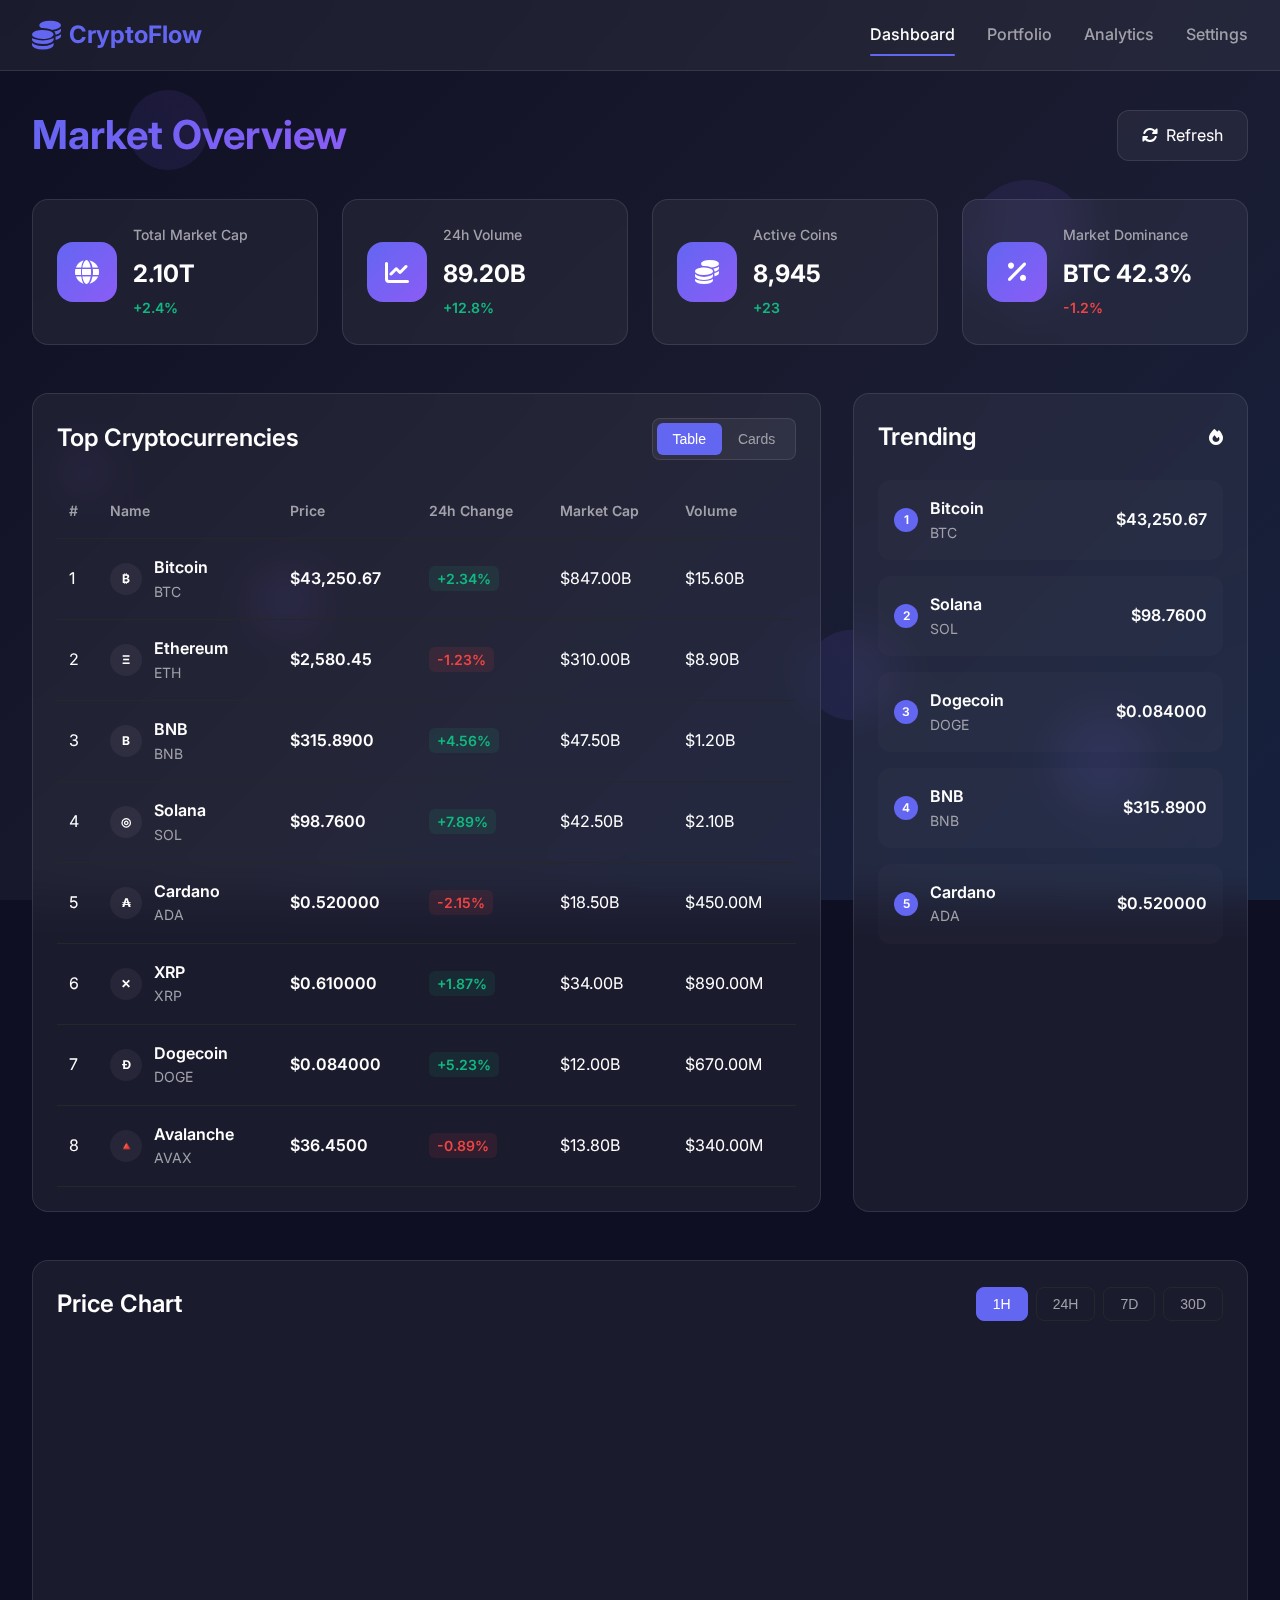
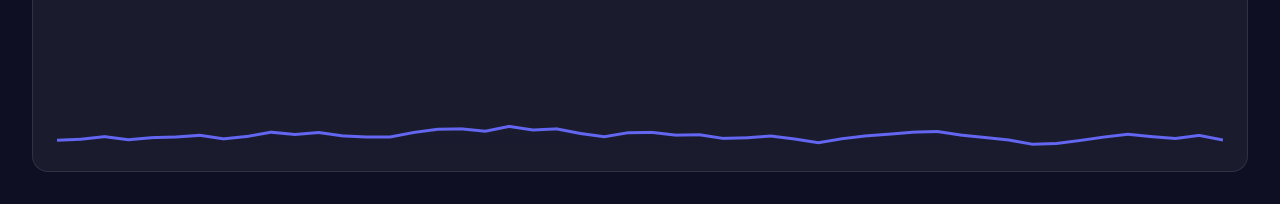
<file: index.html>
<!DOCTYPE html>
<html lang="en">
<head>
    <meta charset="UTF-8">
    <meta name="viewport" content="width=device-width, initial-scale=1.0">
    <title>CryptoFlow Dashboard</title>
    <link rel="stylesheet" href="styles.css">
    <link href="https://fonts.googleapis.com/css2?family=Inter:wght@300;400;500;600;700&display=swap" rel="stylesheet">
    <link rel="stylesheet" href="https://cdnjs.cloudflare.com/ajax/libs/font-awesome/6.4.0/css/all.min.css">
</head>
<body>
    <div class="background-animation">
        <div class="floating-shapes">
            <div class="shape shape-1"></div>
            <div class="shape shape-2"></div>
            <div class="shape shape-3"></div>
            <div class="shape shape-4"></div>
            <div class="shape shape-5"></div>
            <div class="shape shape-6"></div>
        </div>
    </div>

    <header class="header">
        <div class="container">
            <div class="logo">
                <i class="fas fa-coins"></i>
                <span>CryptoFlow</span>
            </div>
            <nav class="nav">
                <a href="#" class="nav-link active">Dashboard</a>
                <a href="#" class="nav-link">Portfolio</a>
                <a href="#" class="nav-link">Analytics</a>
                <a href="#" class="nav-link">Settings</a>
            </nav>
        </div>
    </header>

    <main class="main">
        <div class="container">
            <div class="dashboard-header">
                <h1>Market Overview</h1>
                <div class="refresh-btn" id="refreshBtn">
                    <i class="fas fa-sync-alt"></i>
                    <span>Refresh</span>
                </div>
            </div>

            <div class="stats-grid">
                <div class="stat-card">
                    <div class="stat-icon">
                        <i class="fas fa-globe"></i>
                    </div>
                    <div class="stat-content">
                        <h3>Total Market Cap</h3>
                        <div class="stat-value" id="totalMarketCap">$2.1T</div>
                        <div class="stat-change positive" id="marketCapChange">+2.4%</div>
                    </div>
                </div>

                <div class="stat-card">
                    <div class="stat-icon">
                        <i class="fas fa-chart-line"></i>
                    </div>
                    <div class="stat-content">
                        <h3>24h Volume</h3>
                        <div class="stat-value" id="volume24h">$89.2B</div>
                        <div class="stat-change positive" id="volumeChange">+12.8%</div>
                    </div>
                </div>

                <div class="stat-card">
                    <div class="stat-icon">
                        <i class="fas fa-coins"></i>
                    </div>
                    <div class="stat-content">
                        <h3>Active Coins</h3>
                        <div class="stat-value" id="activeCoins">8,945</div>
                        <div class="stat-change positive" id="coinsChange">+23</div>
                    </div>
                </div>

                <div class="stat-card">
                    <div class="stat-icon">
                        <i class="fas fa-percentage"></i>
                    </div>
                    <div class="stat-content">
                        <h3>Market Dominance</h3>
                        <div class="stat-value" id="dominance">BTC 42.3%</div>
                        <div class="stat-change negative" id="dominanceChange">-1.2%</div>
                    </div>
                </div>
            </div>

            <div class="content-grid">
                <div class="crypto-table-container">
                    <div class="section-header">
                        <h2>Top Cryptocurrencies</h2>
                        <div class="view-toggle">
                            <button class="toggle-btn active" data-view="table">Table</button>
                            <button class="toggle-btn" data-view="cards">Cards</button>
                        </div>
                    </div>
                    <div class="table-wrapper">
                        <table class="crypto-table" id="cryptoTable">
                            <thead>
                                <tr>
                                    <th>#</th>
                                    <th>Name</th>
                                    <th>Price</th>
                                    <th>24h Change</th>
                                    <th>Market Cap</th>
                                    <th>Volume</th>
                                </tr>
                            </thead>
                            <tbody id="cryptoTableBody">
                            </tbody>
                        </table>
                    </div>
                </div>

                <div class="trending-section">
                    <div class="section-header">
                        <h2>Trending</h2>
                        <i class="fas fa-fire"></i>
                    </div>
                    <div class="trending-list" id="trendingList">
                    </div>
                </div>
            </div>

            <div class="chart-section">
                <div class="section-header">
                    <h2>Price Chart</h2>
                    <div class="timeframe-selector">
                        <button class="time-btn active" data-time="1h">1H</button>
                        <button class="time-btn" data-time="24h">24H</button>
                        <button class="time-btn" data-time="7d">7D</button>
                        <button class="time-btn" data-time="30d">30D</button>
                    </div>
                </div>
                <div class="chart-container">
                    <canvas id="priceChart"></canvas>
                </div>
            </div>
        </div>
    </main>

    <script src="script.js"></script>
</body>
</html>
</file>
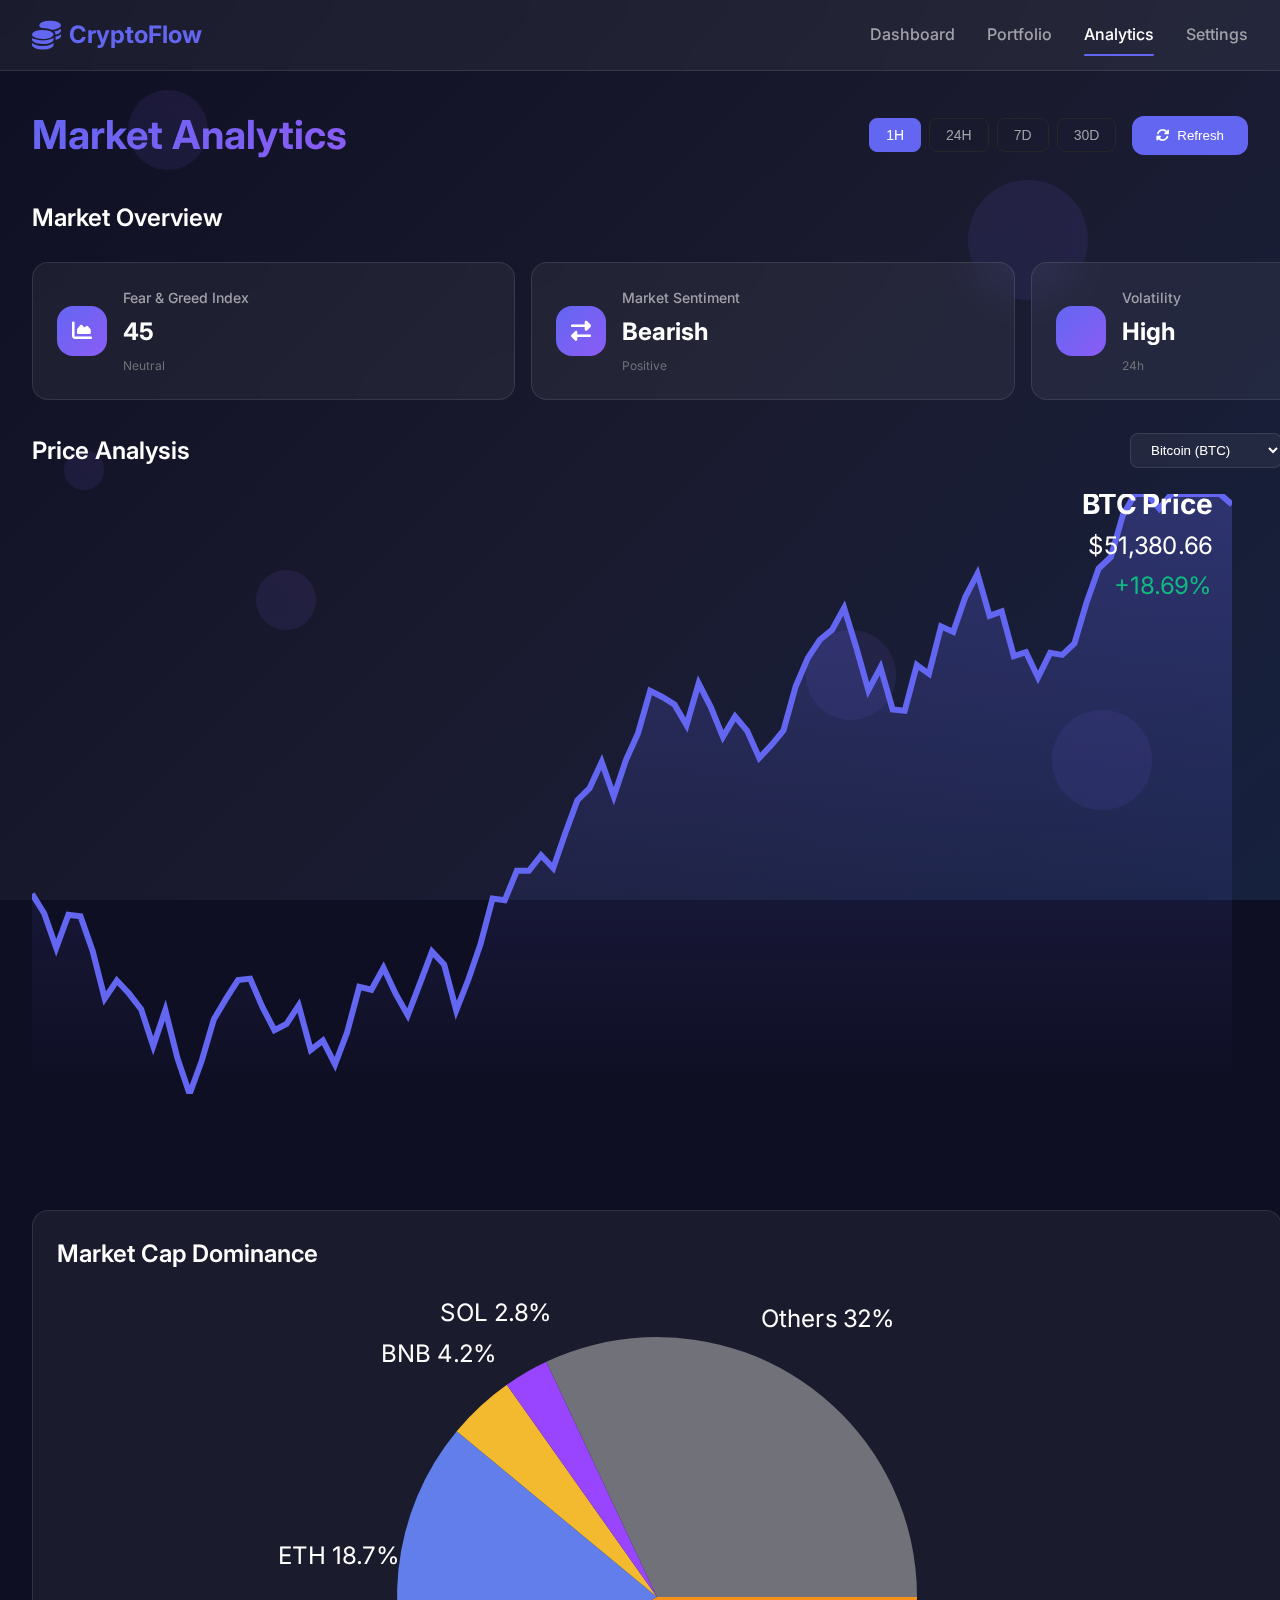
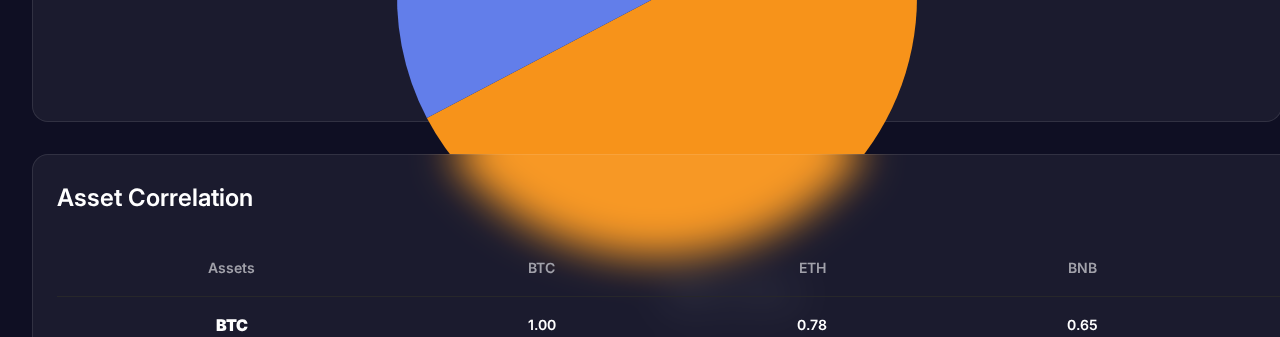
<file: analytics.html>
<!DOCTYPE html>
<html lang="en">
<head>
    <meta charset="UTF-8">
    <meta name="viewport" content="width=device-width, initial-scale=1.0">
    <title>Analytics - CryptoFlow Dashboard</title>
    <link rel="stylesheet" href="styles.css">
    <link href="https://fonts.googleapis.com/css2?family=Inter:wght@300;400;500;600;700&display=swap" rel="stylesheet">
    <link rel="stylesheet" href="https://cdnjs.cloudflare.com/ajax/libs/font-awesome/6.4.0/css/all.min.css">
</head>
<body>
    <div class="background-animation">
        <div class="floating-shapes">
            <div class="shape shape-1"></div>
            <div class="shape shape-2"></div>
            <div class="shape shape-3"></div>
            <div class="shape shape-4"></div>
            <div class="shape shape-5"></div>
            <div class="shape shape-6"></div>
        </div>
    </div>

    <header class="header">
        <div class="container">
            <div class="logo">
                <i class="fas fa-coins"></i>
                <span>CryptoFlow</span>
            </div>
            <nav class="nav">
                <a href="index.html" class="nav-link">Dashboard</a>
                <a href="portfolio.html" class="nav-link">Portfolio</a>
                <a href="analytics.html" class="nav-link active">Analytics</a>
                <a href="settings.html" class="nav-link">Settings</a>
            </nav>
        </div>
    </header>

    <main class="main">
        <div class="container">
            <div class="dashboard-header">
                <h1>Market Analytics</h1>
                <div class="analytics-controls">
                    <div class="timeframe-selector">
                        <button class="time-btn active" data-time="1h">1H</button>
                        <button class="time-btn" data-time="24h">24H</button>
                        <button class="time-btn" data-time="7d">7D</button>
                        <button class="time-btn" data-time="30d">30D</button>
                    </div>
                    <button class="action-btn" id="refreshAnalyticsBtn">
                        <i class="fas fa-sync-alt"></i>
                        <span>Refresh</span>
                    </button>
                </div>
            </div>

            <div class="analytics-grid">
                <div class="market-overview">
                    <div class="section-header">
                        <h2>Market Overview</h2>
                    </div>
                    <div class="overview-cards">
                        <div class="overview-card">
                            <div class="overview-icon">
                                <i class="fas fa-chart-area"></i>
                            </div>
                            <div class="overview-content">
                                <h4>Fear & Greed Index</h4>
                                <div class="overview-value" id="fearGreedIndex">50</div>
                                <div class="overview-label">Neutral</div>
                            </div>
                        </div>
                        <div class="overview-card">
                            <div class="overview-icon">
                                <i class="fas fa-exchange-alt"></i>
                            </div>
                            <div class="overview-content">
                                <h4>Market Sentiment</h4>
                                <div class="overview-value" id="marketSentiment">Bullish</div>
                                <div class="overview-label">Positive</div>
                            </div>
                        </div>
                        <div class="overview-card">
                            <div class="overview-icon">
                                <i class="fas fa-trending-up"></i>
                            </div>
                            <div class="overview-content">
                                <h4>Volatility</h4>
                                <div class="overview-value" id="volatility">High</div>
                                <div class="overview-label">24h</div>
                            </div>
                        </div>
                    </div>
                </div>

                <div class="price-chart-section">
                    <div class="section-header">
                        <h2>Price Analysis</h2>
                        <div class="chart-controls">
                            <select class="filter-select" id="assetSelect">
                                <option value="BTC">Bitcoin (BTC)</option>
                                <option value="ETH">Ethereum (ETH)</option>
                                <option value="BNB">BNB (BNB)</option>
                                <option value="SOL">Solana (SOL)</option>
                            </select>
                        </div>
                    </div>
                    <div class="chart-container large">
                        <canvas id="priceAnalysisChart"></canvas>
                    </div>
                </div>

                <div class="technical-indicators">
                    <div class="section-header">
                        <h2>Technical Indicators</h2>
                    </div>
                    <div class="indicators-grid">
                        <div class="indicator-card">
                            <h4>RSI (14)</h4>
                            <div class="indicator-value" id="rsiValue">45.2</div>
                            <div class="indicator-status neutral">Neutral</div>
                        </div>
                        <div class="indicator-card">
                            <h4>MACD</h4>
                            <div class="indicator-value" id="macdValue">-0.45</div>
                            <div class="indicator-status negative">Bearish</div>
                        </div>
                        <div class="indicator-card">
                            <h4>Moving Average (50)</h4>
                            <div class="indicator-value" id="ma50Value">$42,850</div>
                            <div class="indicator-status positive">Above</div>
                        </div>
                        <div class="indicator-card">
                            <h4>Moving Average (200)</h4>
                            <div class="indicator-value" id="ma200Value">$38,920</div>
                            <div class="indicator-status positive">Above</div>
                        </div>
                    </div>
                </div>

                <div class="market-cap-dominance">
                    <div class="section-header">
                        <h2>Market Cap Dominance</h2>
                    </div>
                    <div class="chart-container">
                        <canvas id="dominanceChart"></canvas>
                    </div>
                </div>

                <div class="volume-analysis">
                    <div class="section-header">
                        <h2>Volume Analysis</h2>
                    </div>
                    <div class="volume-stats">
                        <div class="volume-item">
                            <span class="volume-label">24h Volume</span>
                            <span class="volume-value" id="volume24h">$89.2B</span>
                        </div>
                        <div class="volume-item">
                            <span class="volume-label">Volume Change</span>
                            <span class="volume-value positive" id="volumeChange">+12.8%</span>
                        </div>
                        <div class="volume-item">
                            <span class="volume-label">Avg Volume (7d)</span>
                            <span class="volume-value" id="avgVolume7d">$76.4B</span>
                        </div>
                    </div>
                </div>

                <div class="correlation-matrix">
                    <div class="section-header">
                        <h2>Asset Correlation</h2>
                    </div>
                    <div class="correlation-table-wrapper">
                        <table class="correlation-table" id="correlationTable">
                            <thead>
                                <tr>
                                    <th>Assets</th>
                                    <th>BTC</th>
                                    <th>ETH</th>
                                    <th>BNB</th>
                                    <th>SOL</th>
                                </tr>
                            </thead>
                            <tbody>
                                <tr>
                                    <td><strong>BTC</strong></td>
                                    <td class="correlation-value">1.00</td>
                                    <td class="correlation-value">0.78</td>
                                    <td class="correlation-value">0.65</td>
                                    <td class="correlation-value">0.72</td>
                                </tr>
                                <tr>
                                    <td><strong>ETH</strong></td>
                                    <td class="correlation-value">0.78</td>
                                    <td class="correlation-value">1.00</td>
                                    <td class="correlation-value">0.69</td>
                                    <td class="correlation-value">0.81</td>
                                </tr>
                                <tr>
                                    <td><strong>BNB</strong></td>
                                    <td class="correlation-value">0.65</td>
                                    <td class="correlation-value">0.69</td>
                                    <td class="correlation-value">1.00</td>
                                    <td class="correlation-value">0.58</td>
                                </tr>
                                <tr>
                                    <td><strong>SOL</strong></td>
                                    <td class="correlation-value">0.72</td>
                                    <td class="correlation-value">0.81</td>
                                    <td class="correlation-value">0.58</td>
                                    <td class="correlation-value">1.00</td>
                                </tr>
                            </tbody>
                        </table>
                    </div>
                </div>
            </div>
        </div>
    </main>

    <script src="analytics.js"></script>
</body>
</html>
</file>
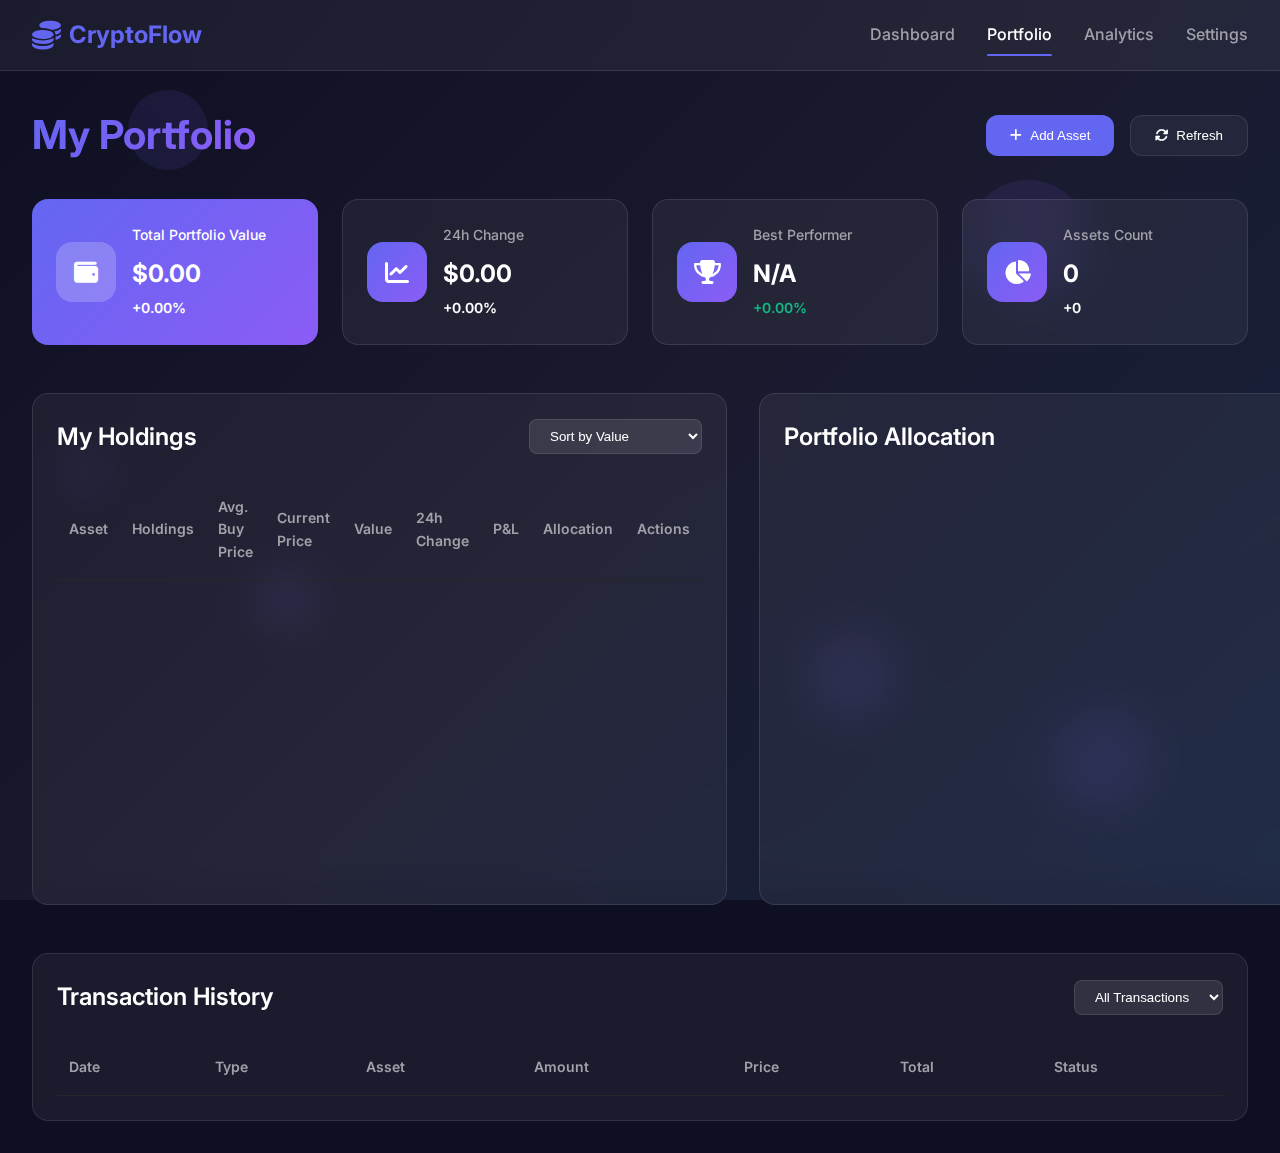
<file: portfolio.html>
<!DOCTYPE html>
<html lang="en">
<head>
    <meta charset="UTF-8">
    <meta name="viewport" content="width=device-width, initial-scale=1.0">
    <title>Portfolio - CryptoFlow Dashboard</title>
    <link rel="stylesheet" href="styles.css">
    <link href="https://fonts.googleapis.com/css2?family=Inter:wght@300;400;500;600;700&display=swap" rel="stylesheet">
    <link rel="stylesheet" href="https://cdnjs.cloudflare.com/ajax/libs/font-awesome/6.4.0/css/all.min.css">
</head>
<body>
    <div class="background-animation">
        <div class="floating-shapes">
            <div class="shape shape-1"></div>
            <div class="shape shape-2"></div>
            <div class="shape shape-3"></div>
            <div class="shape shape-4"></div>
            <div class="shape shape-5"></div>
            <div class="shape shape-6"></div>
        </div>
    </div>

    <header class="header">
        <div class="container">
            <div class="logo">
                <i class="fas fa-coins"></i>
                <span>CryptoFlow</span>
            </div>
            <nav class="nav">
                <a href="index.html" class="nav-link">Dashboard</a>
                <a href="portfolio.html" class="nav-link active">Portfolio</a>
                <a href="analytics.html" class="nav-link">Analytics</a>
                <a href="settings.html" class="nav-link">Settings</a>
            </nav>
        </div>
    </header>

    <main class="main">
        <div class="container">
            <div class="dashboard-header">
                <h1>My Portfolio</h1>
                <div class="portfolio-actions">
                    <button class="action-btn" id="addAssetBtn">
                        <i class="fas fa-plus"></i>
                        <span>Add Asset</span>
                    </button>
                    <button class="action-btn secondary" id="refreshPortfolioBtn">
                        <i class="fas fa-sync-alt"></i>
                        <span>Refresh</span>
                    </button>
                </div>
            </div>

            <div class="portfolio-stats">
                <div class="stat-card portfolio-summary">
                    <div class="stat-icon">
                        <i class="fas fa-wallet"></i>
                    </div>
                    <div class="stat-content">
                        <h3>Total Portfolio Value</h3>
                        <div class="stat-value" id="totalPortfolioValue">$0.00</div>
                        <div class="stat-change" id="portfolioChange">+0.00%</div>
                    </div>
                </div>

                <div class="stat-card">
                    <div class="stat-icon">
                        <i class="fas fa-chart-line"></i>
                    </div>
                    <div class="stat-content">
                        <h3>24h Change</h3>
                        <div class="stat-value" id="portfolio24hChange">$0.00</div>
                        <div class="stat-change" id="portfolio24hPercent">+0.00%</div>
                    </div>
                </div>

                <div class="stat-card">
                    <div class="stat-icon">
                        <i class="fas fa-trophy"></i>
                    </div>
                    <div class="stat-content">
                        <h3>Best Performer</h3>
                        <div class="stat-value" id="bestPerformer">N/A</div>
                        <div class="stat-change positive" id="bestPerformerChange">+0.00%</div>
                    </div>
                </div>

                <div class="stat-card">
                    <div class="stat-icon">
                        <i class="fas fa-chart-pie"></i>
                    </div>
                    <div class="stat-content">
                        <h3>Assets Count</h3>
                        <div class="stat-value" id="assetsCount">0</div>
                        <div class="stat-change" id="assetsChange">+0</div>
                    </div>
                </div>
            </div>

            <div class="content-grid">
                <div class="portfolio-table-container">
                    <div class="section-header">
                        <h2>My Holdings</h2>
                        <div class="portfolio-filters">
                            <select class="filter-select" id="sortSelect">
                                <option value="value">Sort by Value</option>
                                <option value="change">Sort by 24h Change</option>
                                <option value="name">Sort by Name</option>
                                <option value="percentage">Sort by Allocation</option>
                            </select>
                        </div>
                    </div>
                    <div class="table-wrapper">
                        <table class="portfolio-table" id="portfolioTable">
                            <thead>
                                <tr>
                                    <th>Asset</th>
                                    <th>Holdings</th>
                                    <th>Avg. Buy Price</th>
                                    <th>Current Price</th>
                                    <th>Value</th>
                                    <th>24h Change</th>
                                    <th>P&L</th>
                                    <th>Allocation</th>
                                    <th>Actions</th>
                                </tr>
                            </thead>
                            <tbody id="portfolioTableBody">
                            </tbody>
                        </table>
                    </div>
                </div>

                <div class="allocation-chart-container">
                    <div class="section-header">
                        <h2>Portfolio Allocation</h2>
                    </div>
                    <div class="chart-container">
                        <canvas id="allocationChart"></canvas>
                    </div>
                </div>
            </div>

            <div class="transaction-history">
                <div class="section-header">
                    <h2>Transaction History</h2>
                    <div class="history-filters">
                        <select class="filter-select" id="transactionFilter">
                            <option value="all">All Transactions</option>
                            <option value="buy">Buy Orders</option>
                            <option value="sell">Sell Orders</option>
                        </select>
                    </div>
                </div>
                <div class="table-wrapper">
                    <table class="transaction-table" id="transactionTable">
                        <thead>
                            <tr>
                                <th>Date</th>
                                <th>Type</th>
                                <th>Asset</th>
                                <th>Amount</th>
                                <th>Price</th>
                                <th>Total</th>
                                <th>Status</th>
                            </tr>
                        </thead>
                        <tbody id="transactionTableBody">
                        </tbody>
                    </table>
                </div>
            </div>
        </div>
    </main>

    <div class="modal" id="addAssetModal">
        <div class="modal-content">
            <div class="modal-header">
                <h3>Add New Asset</h3>
                <button class="close-btn" id="closeModalBtn">
                    <i class="fas fa-times"></i>
                </button>
            </div>
            <form class="modal-form" id="addAssetForm">
                <div class="form-group">
                    <label for="assetSelect">Select Asset</label>
                    <select id="assetSelect" required>
                        <option value="">Choose an asset</option>
                    </select>
                </div>
                <div class="form-group">
                    <label for="amountInput">Amount</label>
                    <input type="number" id="amountInput" step="0.00000001" required>
                </div>
                <div class="form-group">
                    <label for="buyPriceInput">Buy Price (USD)</label>
                    <input type="number" id="buyPriceInput" step="0.01" required>
                </div>
                <div class="form-group">
                    <label for="transactionDateInput">Transaction Date</label>
                    <input type="date" id="transactionDateInput" required>
                </div>
                <div class="form-actions">
                    <button type="button" class="btn secondary" id="cancelBtn">Cancel</button>
                    <button type="submit" class="btn primary">Add Asset</button>
                </div>
            </form>
        </div>
    </div>

    <script src="portfolio.js"></script>
</body>
</html>
</file>
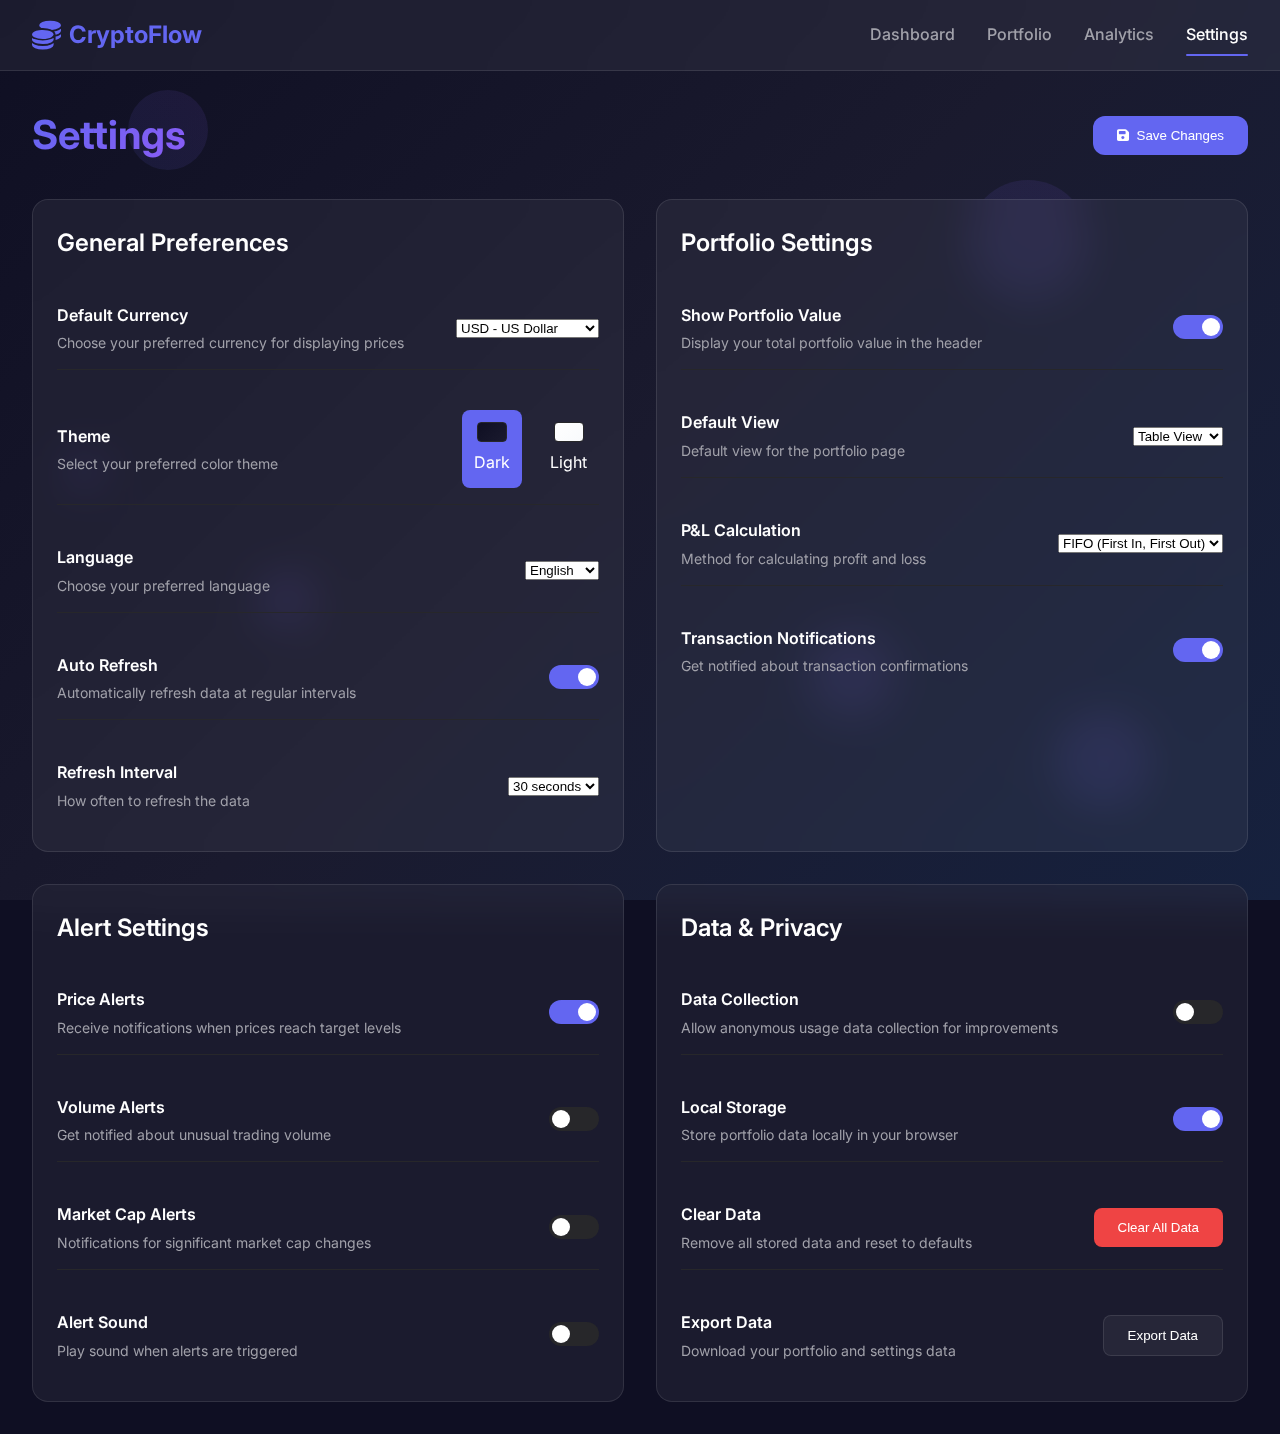
<file: settings.html>
<!DOCTYPE html>
<html lang="en">
<head>
    <meta charset="UTF-8">
    <meta name="viewport" content="width=device-width, initial-scale=1.0">
    <title>Settings - CryptoFlow Dashboard</title>
    <link rel="stylesheet" href="styles.css">
    <link href="https://fonts.googleapis.com/css2?family=Inter:wght@300;400;500;600;700&display=swap" rel="stylesheet">
    <link rel="stylesheet" href="https://cdnjs.cloudflare.com/ajax/libs/font-awesome/6.4.0/css/all.min.css">
</head>
<body>
    <div class="background-animation">
        <div class="floating-shapes">
            <div class="shape shape-1"></div>
            <div class="shape shape-2"></div>
            <div class="shape shape-3"></div>
            <div class="shape shape-4"></div>
            <div class="shape shape-5"></div>
            <div class="shape shape-6"></div>
        </div>
    </div>

    <header class="header">
        <div class="container">
            <div class="logo">
                <i class="fas fa-coins"></i>
                <span>CryptoFlow</span>
            </div>
            <nav class="nav">
                <a href="index.html" class="nav-link">Dashboard</a>
                <a href="portfolio.html" class="nav-link">Portfolio</a>
                <a href="analytics.html" class="nav-link">Analytics</a>
                <a href="settings.html" class="nav-link active">Settings</a>
            </nav>
        </div>
    </header>

    <main class="main">
        <div class="container">
            <div class="dashboard-header">
                <h1>Settings</h1>
                <div class="settings-actions">
                    <button class="action-btn" id="saveSettingsBtn">
                        <i class="fas fa-save"></i>
                        <span>Save Changes</span>
                    </button>
                </div>
            </div>

            <div class="settings-grid">
                <div class="settings-section">
                    <div class="section-header">
                        <h2>General Preferences</h2>
                    </div>
                    <div class="settings-content">
                        <div class="setting-item">
                            <div class="setting-info">
                                <h4>Default Currency</h4>
                                <p>Choose your preferred currency for displaying prices</p>
                            </div>
                            <div class="setting-control">
                                <select id="currencySelect">
                                    <option value="USD">USD - US Dollar</option>
                                    <option value="EUR">EUR - Euro</option>
                                    <option value="GBP">GBP - British Pound</option>
                                    <option value="JPY">JPY - Japanese Yen</option>
                                    <option value="BTC">BTC - Bitcoin</option>
                                    <option value="ETH">ETH - Ethereum</option>
                                </select>
                            </div>
                        </div>

                        <div class="setting-item">
                            <div class="setting-info">
                                <h4>Theme</h4>
                                <p>Select your preferred color theme</p>
                            </div>
                            <div class="setting-control">
                                <div class="theme-selector">
                                    <div class="theme-option active" data-theme="dark">
                                        <div class="theme-preview dark"></div>
                                        <span>Dark</span>
                                    </div>
                                    <div class="theme-option" data-theme="light">
                                        <div class="theme-preview light"></div>
                                        <span>Light</span>
                                    </div>
                                </div>
                            </div>
                        </div>

                        <div class="setting-item">
                            <div class="setting-info">
                                <h4>Language</h4>
                                <p>Choose your preferred language</p>
                            </div>
                            <div class="setting-control">
                                <select id="languageSelect">
                                    <option value="en">English</option>
                                    <option value="es">Español</option>
                                    <option value="fr">Français</option>
                                    <option value="de">Deutsch</option>
                                    <option value="zh">中文</option>
                                    <option value="ja">日本語</option>
                                </select>
                            </div>
                        </div>

                        <div class="setting-item">
                            <div class="setting-info">
                                <h4>Auto Refresh</h4>
                                <p>Automatically refresh data at regular intervals</p>
                            </div>
                            <div class="setting-control">
                                <label class="toggle-switch">
                                    <input type="checkbox" id="autoRefreshToggle" checked>
                                    <span class="toggle-slider"></span>
                                </label>
                            </div>
                        </div>

                        <div class="setting-item" id="refreshIntervalSetting">
                            <div class="setting-info">
                                <h4>Refresh Interval</h4>
                                <p>How often to refresh the data</p>
                            </div>
                            <div class="setting-control">
                                <select id="refreshIntervalSelect">
                                    <option value="30">30 seconds</option>
                                    <option value="60">1 minute</option>
                                    <option value="300">5 minutes</option>
                                    <option value="600">10 minutes</option>
                                </select>
                            </div>
                        </div>
                    </div>
                </div>

                <div class="settings-section">
                    <div class="section-header">
                        <h2>Portfolio Settings</h2>
                    </div>
                    <div class="settings-content">
                        <div class="setting-item">
                            <div class="setting-info">
                                <h4>Show Portfolio Value</h4>
                                <p>Display your total portfolio value in the header</p>
                            </div>
                            <div class="setting-control">
                                <label class="toggle-switch">
                                    <input type="checkbox" id="showPortfolioValue" checked>
                                    <span class="toggle-slider"></span>
                                </label>
                            </div>
                        </div>

                        <div class="setting-item">
                            <div class="setting-info">
                                <h4>Default View</h4>
                                <p>Default view for the portfolio page</p>
                            </div>
                            <div class="setting-control">
                                <select id="portfolioViewSelect">
                                    <option value="table">Table View</option>
                                    <option value="cards">Cards View</option>
                                    <option value="chart">Chart View</option>
                                </select>
                            </div>
                        </div>

                        <div class="setting-item">
                            <div class="setting-info">
                                <h4>P&L Calculation</h4>
                                <p>Method for calculating profit and loss</p>
                            </div>
                            <div class="setting-control">
                                <select id="pnlMethodSelect">
                                    <option value="fifo">FIFO (First In, First Out)</option>
                                    <option value="lifo">LIFO (Last In, First Out)</option>
                                    <option value="average">Average Cost</option>
                                </select>
                            </div>
                        </div>

                        <div class="setting-item">
                            <div class="setting-info">
                                <h4>Transaction Notifications</h4>
                                <p>Get notified about transaction confirmations</p>
                            </div>
                            <div class="setting-control">
                                <label class="toggle-switch">
                                    <input type="checkbox" id="transactionNotifications" checked>
                                    <span class="toggle-slider"></span>
                                </label>
                            </div>
                        </div>
                    </div>
                </div>

                <div class="settings-section">
                    <div class="section-header">
                        <h2>Alert Settings</h2>
                    </div>
                    <div class="settings-content">
                        <div class="setting-item">
                            <div class="setting-info">
                                <h4>Price Alerts</h4>
                                <p>Receive notifications when prices reach target levels</p>
                            </div>
                            <div class="setting-control">
                                <label class="toggle-switch">
                                    <input type="checkbox" id="priceAlerts" checked>
                                    <span class="toggle-slider"></span>
                                </label>
                            </div>
                        </div>

                        <div class="setting-item">
                            <div class="setting-info">
                                <h4>Volume Alerts</h4>
                                <p>Get notified about unusual trading volume</p>
                            </div>
                            <div class="setting-control">
                                <label class="toggle-switch">
                                    <input type="checkbox" id="volumeAlerts">
                                    <span class="toggle-slider"></span>
                                </label>
                            </div>
                        </div>

                        <div class="setting-item">
                            <div class="setting-info">
                                <h4>Market Cap Alerts</h4>
                                <p>Notifications for significant market cap changes</p>
                            </div>
                            <div class="setting-control">
                                <label class="toggle-switch">
                                    <input type="checkbox" id="marketCapAlerts">
                                    <span class="toggle-slider"></span>
                                </label>
                            </div>
                        </div>

                        <div class="setting-item">
                            <div class="setting-info">
                                <h4>Alert Sound</h4>
                                <p>Play sound when alerts are triggered</p>
                            </div>
                            <div class="setting-control">
                                <label class="toggle-switch">
                                    <input type="checkbox" id="alertSound">
                                    <span class="toggle-slider"></span>
                                </label>
                            </div>
                        </div>
                    </div>
                </div>

                <div class="settings-section">
                    <div class="section-header">
                        <h2>Data & Privacy</h2>
                    </div>
                    <div class="settings-content">
                        <div class="setting-item">
                            <div class="setting-info">
                                <h4>Data Collection</h4>
                                <p>Allow anonymous usage data collection for improvements</p>
                            </div>
                            <div class="setting-control">
                                <label class="toggle-switch">
                                    <input type="checkbox" id="dataCollection">
                                    <span class="toggle-slider"></span>
                                </label>
                            </div>
                        </div>

                        <div class="setting-item">
                            <div class="setting-info">
                                <h4>Local Storage</h4>
                                <p>Store portfolio data locally in your browser</p>
                            </div>
                            <div class="setting-control">
                                <label class="toggle-switch">
                                    <input type="checkbox" id="localStorage" checked>
                                    <span class="toggle-slider"></span>
                                </label>
                            </div>
                        </div>

                        <div class="setting-item">
                            <div class="setting-info">
                                <h4>Clear Data</h4>
                                <p>Remove all stored data and reset to defaults</p>
                            </div>
                            <div class="setting-control">
                                <button class="btn danger" id="clearDataBtn">Clear All Data</button>
                            </div>
                        </div>

                        <div class="setting-item">
                            <div class="setting-info">
                                <h4>Export Data</h4>
                                <p>Download your portfolio and settings data</p>
                            </div>
                            <div class="setting-control">
                                <button class="btn secondary" id="exportDataBtn">Export Data</button>
                            </div>
                        </div>
                    </div>
                </div>
            </div>
        </div>
    </main>

    <div class="modal" id="confirmModal">
        <div class="modal-content">
            <div class="modal-header">
                <h3 id="modalTitle">Confirm Action</h3>
                <button class="close-btn" id="closeConfirmModalBtn">
                    <i class="fas fa-times"></i>
                </button>
            </div>
            <div class="modal-body">
                <p id="modalMessage">Are you sure you want to perform this action?</p>
            </div>
            <div class="modal-actions">
                <button class="btn secondary" id="cancelConfirmBtn">Cancel</button>
                <button class="btn danger" id="confirmBtn">Confirm</button>
            </div>
        </div>
    </div>

    <script src="settings.js"></script>
</body>
</html>
</file>
<file: styles.css>
:root {
    --primary-color: #6366f1;
    --secondary-color: #8b5cf6;
    --accent-color: #06b6d4;
    --success-color: #10b981;
    --warning-color: #f59e0b;
    --error-color: #ef4444;
    --bg-primary: #0f0f23;
    --bg-secondary: #1a1a2e;
    --bg-tertiary: #16213e;
    --text-primary: #ffffff;
    --text-secondary: #a1a1aa;
    --text-muted: #71717a;
    --border-color: #27272a;
    --glass-bg: rgba(255, 255, 255, 0.05);
    --glass-border: rgba(255, 255, 255, 0.1);
    --shadow-primary: 0 4px 6px -1px rgba(0, 0, 0, 0.1);
    --shadow-lg: 0 10px 15px -3px rgba(0, 0, 0, 0.1);
    --shadow-xl: 0 20px 25px -5px rgba(0, 0, 0, 0.1);
}

* {
    margin: 0;
    padding: 0;
    box-sizing: border-box;
}

body {
    font-family: 'Inter', -apple-system, BlinkMacSystemFont, 'Segoe UI', Roboto, sans-serif;
    background: var(--bg-primary);
    color: var(--text-primary);
    line-height: 1.6;
    overflow-x: hidden;
    min-height: 100vh;
}

.background-animation {
    position: fixed;
    top: 0;
    left: 0;
    width: 100%;
    height: 100%;
    z-index: -1;
    background: linear-gradient(135deg, var(--bg-primary) 0%, var(--bg-secondary) 50%, var(--bg-tertiary) 100%);
}

.floating-shapes {
    position: absolute;
    width: 100%;
    height: 100%;
    overflow: hidden;
}

.shape {
    position: absolute;
    border-radius: 50%;
    background: linear-gradient(45deg, var(--primary-color), var(--secondary-color));
    opacity: 0.1;
    animation: float 20s infinite linear;
}

.shape-1 {
    width: 80px;
    height: 80px;
    top: 10%;
    left: 10%;
    animation-delay: 0s;
    animation-duration: 25s;
}

.shape-2 {
    width: 120px;
    height: 120px;
    top: 20%;
    right: 15%;
    animation-delay: -5s;
    animation-duration: 30s;
}

.shape-3 {
    width: 60px;
    height: 60px;
    bottom: 30%;
    left: 20%;
    animation-delay: -10s;
    animation-duration: 20s;
}

.shape-4 {
    width: 100px;
    height: 100px;
    bottom: 10%;
    right: 10%;
    animation-delay: -15s;
    animation-duration: 35s;
}

.shape-5 {
    width: 40px;
    height: 40px;
    top: 50%;
    left: 5%;
    animation-delay: -20s;
    animation-duration: 15s;
}

.shape-6 {
    width: 90px;
    height: 90px;
    top: 70%;
    right: 30%;
    animation-delay: -25s;
    animation-duration: 40s;
}

@keyframes float {
    0% {
        transform: translateY(0px) rotate(0deg);
        opacity: 0.1;
    }
    50% {
        transform: translateY(-20px) rotate(180deg);
        opacity: 0.2;
    }
    100% {
        transform: translateY(0px) rotate(360deg);
        opacity: 0.1;
    }
}

.container {
    max-width: 1400px;
    margin: 0 auto;
    padding: 0 2rem;
}

.header {
    position: sticky;
    top: 0;
    z-index: 100;
    background: var(--glass-bg);
    backdrop-filter: blur(20px);
    border-bottom: 1px solid var(--glass-border);
    padding: 1rem 0;
}

.header .container {
    display: flex;
    justify-content: space-between;
    align-items: center;
}

.logo {
    display: flex;
    align-items: center;
    gap: 0.5rem;
    font-size: 1.5rem;
    font-weight: 700;
    color: var(--primary-color);
}

.logo i {
    font-size: 1.8rem;
}

.nav {
    display: flex;
    gap: 2rem;
}

.nav-link {
    color: var(--text-secondary);
    text-decoration: none;
    font-weight: 500;
    transition: all 0.3s ease;
    position: relative;
}

.nav-link:hover,
.nav-link.active {
    color: var(--text-primary);
}

.nav-link.active::after {
    content: '';
    position: absolute;
    bottom: -0.5rem;
    left: 0;
    width: 100%;
    height: 2px;
    background: var(--primary-color);
    border-radius: 1px;
}

.main {
    padding: 2rem 0;
}

.dashboard-header {
    display: flex;
    justify-content: space-between;
    align-items: center;
    margin-bottom: 2rem;
}

.dashboard-header h1 {
    font-size: 2.5rem;
    font-weight: 700;
    background: linear-gradient(135deg, var(--primary-color), var(--secondary-color));
    -webkit-background-clip: text;
    -webkit-text-fill-color: transparent;
    background-clip: text;
}

.refresh-btn {
    display: flex;
    align-items: center;
    gap: 0.5rem;
    padding: 0.75rem 1.5rem;
    background: var(--glass-bg);
    border: 1px solid var(--glass-border);
    border-radius: 0.75rem;
    color: var(--text-primary);
    cursor: pointer;
    transition: all 0.3s ease;
    backdrop-filter: blur(10px);
}

.refresh-btn:hover {
    background: var(--primary-color);
    transform: translateY(-2px);
    box-shadow: var(--shadow-lg);
}

.refresh-btn i {
    transition: transform 0.3s ease;
}

.refresh-btn:hover i {
    transform: rotate(180deg);
}

.stats-grid {
    display: grid;
    grid-template-columns: repeat(auto-fit, minmax(280px, 1fr));
    gap: 1.5rem;
    margin-bottom: 3rem;
}

.stat-card {
    background: var(--glass-bg);
    border: 1px solid var(--glass-border);
    border-radius: 1rem;
    padding: 1.5rem;
    backdrop-filter: blur(20px);
    transition: all 0.3s ease;
    position: relative;
    overflow: hidden;
}

.stat-card::before {
    content: '';
    position: absolute;
    top: 0;
    left: 0;
    right: 0;
    height: 1px;
    background: linear-gradient(90deg, transparent, var(--primary-color), transparent);
    opacity: 0;
    transition: opacity 0.3s ease;
}

.stat-card:hover {
    transform: translateY(-4px);
    box-shadow: var(--shadow-xl);
    border-color: var(--primary-color);
}

.stat-card:hover::before {
    opacity: 1;
}

.stat-card {
    display: flex;
    align-items: center;
    gap: 1rem;
}

.stat-icon {
    width: 60px;
    height: 60px;
    background: linear-gradient(135deg, var(--primary-color), var(--secondary-color));
    border-radius: 1rem;
    display: flex;
    align-items: center;
    justify-content: center;
    font-size: 1.5rem;
    color: white;
    flex-shrink: 0;
}

.stat-content h3 {
    font-size: 0.875rem;
    color: var(--text-secondary);
    margin-bottom: 0.5rem;
    font-weight: 500;
}

.stat-value {
    font-size: 1.5rem;
    font-weight: 700;
    color: var(--text-primary);
    margin-bottom: 0.25rem;
}

.stat-change {
    font-size: 0.875rem;
    font-weight: 600;
}

.stat-change.positive {
    color: var(--success-color);
}

.stat-change.negative {
    color: var(--error-color);
}

.content-grid {
    display: grid;
    grid-template-columns: 2fr 1fr;
    gap: 2rem;
    margin-bottom: 3rem;
}

.section-header {
    display: flex;
    justify-content: space-between;
    align-items: center;
    margin-bottom: 1.5rem;
}

.section-header h2 {
    font-size: 1.5rem;
    font-weight: 600;
    color: var(--text-primary);
}

.view-toggle {
    display: flex;
    background: var(--glass-bg);
    border: 1px solid var(--glass-border);
    border-radius: 0.5rem;
    padding: 0.25rem;
}

.toggle-btn {
    padding: 0.5rem 1rem;
    background: transparent;
    border: none;
    color: var(--text-secondary);
    cursor: pointer;
    border-radius: 0.375rem;
    font-size: 0.875rem;
    font-weight: 500;
    transition: all 0.3s ease;
}

.toggle-btn.active {
    background: var(--primary-color);
    color: white;
}

.crypto-table-container {
    background: var(--glass-bg);
    border: 1px solid var(--glass-border);
    border-radius: 1rem;
    padding: 1.5rem;
    backdrop-filter: blur(20px);
}

.table-wrapper {
    overflow-x: auto;
}

.crypto-table {
    width: 100%;
    border-collapse: collapse;
}

.crypto-table th {
    text-align: left;
    padding: 1rem 0.75rem;
    font-weight: 600;
    color: var(--text-secondary);
    font-size: 0.875rem;
    border-bottom: 1px solid var(--border-color);
}

.crypto-table td {
    padding: 1rem 0.75rem;
    border-bottom: 1px solid var(--border-color);
    vertical-align: middle;
}

.crypto-table tr:hover {
    background: rgba(255, 255, 255, 0.02);
}

.crypto-row {
    transition: all 0.3s ease;
}

.crypto-symbol {
    display: flex;
    align-items: center;
    gap: 0.75rem;
}

.crypto-icon {
    width: 32px;
    height: 32px;
    border-radius: 50%;
    background: var(--glass-bg);
    display: flex;
    align-items: center;
    justify-content: center;
    font-weight: bold;
    font-size: 0.75rem;
}

.crypto-name {
    font-weight: 600;
    color: var(--text-primary);
}

.crypto-symbol-text {
    color: var(--text-secondary);
    font-size: 0.875rem;
}

.price {
    font-weight: 600;
    color: var(--text-primary);
}

.change {
    font-weight: 600;
    padding: 0.25rem 0.5rem;
    border-radius: 0.375rem;
    font-size: 0.875rem;
}

.change.positive {
    background: rgba(16, 185, 129, 0.1);
    color: var(--success-color);
}

.change.negative {
    background: rgba(239, 68, 68, 0.1);
    color: var(--error-color);
}

.trending-section {
    background: var(--glass-bg);
    border: 1px solid var(--glass-border);
    border-radius: 1rem;
    padding: 1.5rem;
    backdrop-filter: blur(20px);
}

.trending-list {
    display: flex;
    flex-direction: column;
    gap: 1rem;
}

.trending-item {
    display: flex;
    justify-content: space-between;
    align-items: center;
    padding: 1rem;
    background: rgba(255, 255, 255, 0.02);
    border-radius: 0.75rem;
    transition: all 0.3s ease;
}

.trending-item:hover {
    background: rgba(255, 255, 255, 0.05);
    transform: translateX(4px);
}

.trending-info {
    display: flex;
    align-items: center;
    gap: 0.75rem;
}

.trending-rank {
    width: 24px;
    height: 24px;
    background: var(--primary-color);
    color: white;
    border-radius: 50%;
    display: flex;
    align-items: center;
    justify-content: center;
    font-size: 0.75rem;
    font-weight: 600;
}

.trending-name {
    font-weight: 600;
    color: var(--text-primary);
}

.trending-price {
    font-weight: 600;
    color: var(--text-primary);
}

.chart-section {
    background: var(--glass-bg);
    border: 1px solid var(--glass-border);
    border-radius: 1rem;
    padding: 1.5rem;
    backdrop-filter: blur(20px);
}

.timeframe-selector {
    display: flex;
    gap: 0.5rem;
}

.time-btn {
    padding: 0.5rem 1rem;
    background: transparent;
    border: 1px solid var(--border-color);
    color: var(--text-secondary);
    cursor: pointer;
    border-radius: 0.5rem;
    font-size: 0.875rem;
    font-weight: 500;
    transition: all 0.3s ease;
}

.time-btn:hover,
.time-btn.active {
    background: var(--primary-color);
    color: white;
    border-color: var(--primary-color);
}

.chart-container {
    margin-top: 1.5rem;
    height: 400px;
    position: relative;
}

#priceChart {
    width: 100%;
    height: 100%;
}

@media (max-width: 1024px) {
    .content-grid {
        grid-template-columns: 1fr;
    }
    
    .stats-grid {
        grid-template-columns: repeat(auto-fit, minmax(250px, 1fr));
    }
}

@media (max-width: 768px) {
    .container {
        padding: 0 1rem;
    }
    
    .dashboard-header {
        flex-direction: column;
        gap: 1rem;
        align-items: flex-start;
    }
    
    .dashboard-header h1 {
        font-size: 2rem;
    }
    
    .nav {
        display: none;
    }
    
    .stats-grid {
        grid-template-columns: 1fr;
    }
    
    .section-header {
        flex-direction: column;
        gap: 1rem;
        align-items: flex-start;
    }
    
    .crypto-table {
        font-size: 0.875rem;
    }
    
    .crypto-table th,
    .crypto-table td {
        padding: 0.75rem 0.5rem;
    }
}

@media (max-width: 480px) {
    .dashboard-header h1 {
        font-size: 1.5rem;
    }
    
    .stat-card {
        padding: 1rem;
    }
    
    .stat-icon {
        width: 50px;
        height: 50px;
        font-size: 1.25rem;
    }
    
    .crypto-table {
        font-size: 0.75rem;
    }
}

.loading {
    display: inline-block;
    width: 20px;
    height: 20px;
    border: 3px solid var(--border-color);
    border-radius: 50%;
    border-top-color: var(--primary-color);
    animation: spin 1s ease-in-out infinite;
}

@keyframes spin {
    to {
        transform: rotate(360deg);
    }
}

* {
    transition: color 0.3s ease, background-color 0.3s ease, border-color 0.3s ease, transform 0.3s ease, box-shadow 0.3s ease;
}

::-webkit-scrollbar {
    width: 8px;
}

::-webkit-scrollbar-track {
    background: var(--bg-secondary);
}

::-webkit-scrollbar-thumb {
    background: var(--border-color);
    border-radius: 4px;
}

::-webkit-scrollbar-thumb:hover {
    background: var(--text-muted);
}

.portfolio-actions {
    display: flex;
    gap: 1rem;
}

.action-btn {
    display: flex;
    align-items: center;
    gap: 0.5rem;
    padding: 0.75rem 1.5rem;
    background: var(--primary-color);
    border: none;
    border-radius: 0.75rem;
    color: white;
    cursor: pointer;
    transition: all 0.3s ease;
    font-weight: 500;
}

.action-btn:hover {
    background: var(--secondary-color);
    transform: translateY(-2px);
    box-shadow: var(--shadow-lg);
}

.action-btn.secondary {
    background: var(--glass-bg);
    border: 1px solid var(--glass-border);
    color: var(--text-primary);
    backdrop-filter: blur(10px);
}

.action-btn.secondary:hover {
    background: var(--primary-color);
    color: white;
}

.action-btn.small {
    padding: 0.5rem;
    font-size: 0.875rem;
}

.portfolio-stats {
    display: grid;
    grid-template-columns: repeat(auto-fit, minmax(280px, 1fr));
    gap: 1.5rem;
    margin-bottom: 3rem;
}

.portfolio-summary {
    background: linear-gradient(135deg, var(--primary-color), var(--secondary-color));
    border: none;
}

.portfolio-summary .stat-icon {
    background: rgba(255, 255, 255, 0.2);
}

.portfolio-summary .stat-content h3,
.portfolio-summary .stat-value,
.portfolio-summary .stat-change {
    color: white;
}

.portfolio-filters {
    display: flex;
    gap: 1rem;
}

.filter-select {
    padding: 0.5rem 1rem;
    background: var(--glass-bg);
    border: 1px solid var(--glass-border);
    border-radius: 0.5rem;
    color: var(--text-primary);
    cursor: pointer;
    backdrop-filter: blur(10px);
}

.portfolio-table-container {
    background: var(--glass-bg);
    border: 1px solid var(--glass-border);
    border-radius: 1rem;
    padding: 1.5rem;
    backdrop-filter: blur(20px);
}

.portfolio-table {
    width: 100%;
    border-collapse: collapse;
}

.portfolio-table th {
    text-align: left;
    padding: 1rem 0.75rem;
    font-weight: 600;
    color: var(--text-secondary);
    font-size: 0.875rem;
    border-bottom: 1px solid var(--border-color);
}

.portfolio-table td {
    padding: 1rem 0.75rem;
    border-bottom: 1px solid var(--border-color);
    vertical-align: middle;
}

.transaction-type {
    padding: 0.25rem 0.5rem;
    border-radius: 0.375rem;
    font-size: 0.75rem;
    font-weight: 600;
    text-transform: uppercase;
}

.transaction-type.buy {
    background: rgba(16, 185, 129, 0.1);
    color: var(--success-color);
}

.transaction-type.sell {
    background: rgba(239, 68, 68, 0.1);
    color: var(--error-color);
}

.status {
    padding: 0.25rem 0.5rem;
    border-radius: 0.375rem;
    font-size: 0.75rem;
    font-weight: 600;
}

.status.completed {
    background: rgba(16, 185, 129, 0.1);
    color: var(--success-color);
}

.status.pending {
    background: rgba(245, 158, 11, 0.1);
    color: var(--warning-color);
}

.allocation-chart-container {
    background: var(--glass-bg);
    border: 1px solid var(--glass-border);
    border-radius: 1rem;
    padding: 1.5rem;
    backdrop-filter: blur(20px);
}

.transaction-history {
    background: var(--glass-bg);
    border: 1px solid var(--glass-border);
    border-radius: 1rem;
    padding: 1.5rem;
    backdrop-filter: blur(20px);
    margin-top: 2rem;
}

.transaction-table {
    width: 100%;
    border-collapse: collapse;
}

.transaction-table th {
    text-align: left;
    padding: 1rem 0.75rem;
    font-weight: 600;
    color: var(--text-secondary);
    font-size: 0.875rem;
    border-bottom: 1px solid var(--border-color);
}

.transaction-table td {
    padding: 1rem 0.75rem;
    border-bottom: 1px solid var(--border-color);
    vertical-align: middle;
}

.modal {
    display: none;
    position: fixed;
    top: 0;
    left: 0;
    width: 100%;
    height: 100%;
    background: rgba(0, 0, 0, 0.5);
    backdrop-filter: blur(10px);
    z-index: 1000;
    align-items: center;
    justify-content: center;
}

.modal-content {
    background: var(--bg-secondary);
    border: 1px solid var(--border-color);
    border-radius: 1rem;
    padding: 2rem;
    max-width: 500px;
    width: 90%;
    max-height: 80vh;
    overflow-y: auto;
}

.modal-header {
    display: flex;
    justify-content: space-between;
    align-items: center;
    margin-bottom: 1.5rem;
}

.modal-header h3 {
    font-size: 1.5rem;
    font-weight: 600;
    color: var(--text-primary);
}

.close-btn {
    background: none;
    border: none;
    color: var(--text-secondary);
    cursor: pointer;
    font-size: 1.25rem;
    padding: 0.5rem;
    border-radius: 0.5rem;
    transition: all 0.3s ease;
}

.close-btn:hover {
    background: var(--glass-bg);
    color: var(--text-primary);
}

.form-group {
    margin-bottom: 1.5rem;
}

.form-group label {
    display: block;
    margin-bottom: 0.5rem;
    font-weight: 500;
    color: var(--text-primary);
}

.form-group input,
.form-group select {
    width: 100%;
    padding: 0.75rem;
    background: var(--glass-bg);
    border: 1px solid var(--glass-border);
    border-radius: 0.5rem;
    color: var(--text-primary);
    font-size: 1rem;
    transition: all 0.3s ease;
}

.form-group input:focus,
.form-group select:focus {
    outline: none;
    border-color: var(--primary-color);
    box-shadow: 0 0 0 3px rgba(99, 102, 241, 0.1);
}

.form-actions {
    display: flex;
    gap: 1rem;
    justify-content: flex-end;
    margin-top: 2rem;
}

.btn {
    padding: 0.75rem 1.5rem;
    border: none;
    border-radius: 0.5rem;
    cursor: pointer;
    font-weight: 500;
    transition: all 0.3s ease;
}

.btn.primary {
    background: var(--primary-color);
    color: white;
}

.btn.primary:hover {
    background: var(--secondary-color);
}

.btn.secondary {
    background: var(--glass-bg);
    border: 1px solid var(--glass-border);
    color: var(--text-primary);
}

.btn.secondary:hover {
    background: var(--primary-color);
    color: white;
}

.btn.danger {
    background: var(--error-color);
    color: white;
}

.btn.danger:hover {
    background: #dc2626;
}

.analytics-controls {
    display: flex;
    gap: 1rem;
    align-items: center;
}

.analytics-grid {
    display: grid;
    grid-template-columns: 1fr 2fr;
    grid-template-rows: auto auto auto;
    gap: 2rem;
    margin-bottom: 2rem;
}

.market-overview {
    grid-column: 1 / -1;
}

.overview-cards {
    display: grid;
    grid-template-columns: repeat(auto-fit, minmax(200px, 1fr));
    gap: 1rem;
}

.overview-card {
    background: var(--glass-bg);
    border: 1px solid var(--glass-border);
    border-radius: 1rem;
    padding: 1.5rem;
    backdrop-filter: blur(20px);
    display: flex;
    align-items: center;
    gap: 1rem;
    transition: all 0.3s ease;
}

.overview-card:hover {
    transform: translateY(-4px);
    box-shadow: var(--shadow-xl);
}

.overview-icon {
    width: 50px;
    height: 50px;
    background: linear-gradient(135deg, var(--primary-color), var(--secondary-color));
    border-radius: 1rem;
    display: flex;
    align-items: center;
    justify-content: center;
    font-size: 1.25rem;
    color: white;
    flex-shrink: 0;
}

.overview-content h4 {
    font-size: 0.875rem;
    color: var(--text-secondary);
    margin-bottom: 0.25rem;
    font-weight: 500;
}

.overview-value {
    font-size: 1.5rem;
    font-weight: 700;
    color: var(--text-primary);
    margin-bottom: 0.25rem;
}

.overview-label {
    font-size: 0.75rem;
    color: var(--text-muted);
}

.chart-container.large {
    height: 400px;
}

.technical-indicators {
    background: var(--glass-bg);
    border: 1px solid var(--glass-border);
    border-radius: 1rem;
    padding: 1.5rem;
    backdrop-filter: blur(20px);
}

.indicators-grid {
    display: grid;
    grid-template-columns: repeat(auto-fit, minmax(150px, 1fr));
    gap: 1rem;
}

.indicator-card {
    background: rgba(255, 255, 255, 0.02);
    border-radius: 0.75rem;
    padding: 1rem;
    text-align: center;
}

.indicator-card h4 {
    font-size: 0.875rem;
    color: var(--text-secondary);
    margin-bottom: 0.5rem;
    font-weight: 500;
}

.indicator-value {
    font-size: 1.25rem;
    font-weight: 700;
    color: var(--text-primary);
    margin-bottom: 0.25rem;
}

.indicator-status {
    font-size: 0.75rem;
    font-weight: 600;
    padding: 0.25rem 0.5rem;
    border-radius: 0.375rem;
}

.indicator-status.positive {
    background: rgba(16, 185, 129, 0.1);
    color: var(--success-color);
}

.indicator-status.negative {
    background: rgba(239, 68, 68, 0.1);
    color: var(--error-color);
}

.indicator-status.neutral {
    background: rgba(245, 158, 11, 0.1);
    color: var(--warning-color);
}

.market-cap-dominance {
    background: var(--glass-bg);
    border: 1px solid var(--glass-border);
    border-radius: 1rem;
    padding: 1.5rem;
    backdrop-filter: blur(20px);
}

.volume-analysis {
    background: var(--glass-bg);
    border: 1px solid var(--glass-border);
    border-radius: 1rem;
    padding: 1.5rem;
    backdrop-filter: blur(20px);
}

.volume-stats {
    display: flex;
    flex-direction: column;
    gap: 1rem;
}

.volume-item {
    display: flex;
    justify-content: space-between;
    align-items: center;
    padding: 0.75rem;
    background: rgba(255, 255, 255, 0.02);
    border-radius: 0.5rem;
}

.volume-label {
    color: var(--text-secondary);
    font-weight: 500;
}

.volume-value {
    font-weight: 600;
    color: var(--text-primary);
}

.volume-value.positive {
    color: var(--success-color);
}

.correlation-matrix {
    grid-column: 1 / -1;
    background: var(--glass-bg);
    border: 1px solid var(--glass-border);
    border-radius: 1rem;
    padding: 1.5rem;
    backdrop-filter: blur(20px);
}

.correlation-table-wrapper {
    overflow-x: auto;
}

.correlation-table {
    width: 100%;
    border-collapse: collapse;
}

.correlation-table th {
    text-align: center;
    padding: 1rem 0.75rem;
    font-weight: 600;
    color: var(--text-secondary);
    font-size: 0.875rem;
    border-bottom: 1px solid var(--border-color);
}

.correlation-table td {
    padding: 1rem 0.75rem;
    border-bottom: 1px solid var(--border-color);
    text-align: center;
    font-weight: 600;
}

.correlation-value {
    padding: 0.25rem 0.5rem;
    border-radius: 0.375rem;
    font-size: 0.875rem;
}

.settings-grid {
    display: grid;
    grid-template-columns: repeat(auto-fit, minmax(400px, 1fr));
    gap: 2rem;
}

.settings-section {
    background: var(--glass-bg);
    border: 1px solid var(--glass-border);
    border-radius: 1rem;
    padding: 1.5rem;
    backdrop-filter: blur(20px);
}

.settings-content {
    display: flex;
    flex-direction: column;
    gap: 1.5rem;
}

.setting-item {
    display: flex;
    justify-content: space-between;
    align-items: center;
    padding: 1rem 0;
    border-bottom: 1px solid var(--border-color);
}

.setting-item:last-child {
    border-bottom: none;
}

.setting-info {
    flex: 1;
}

.setting-info h4 {
    font-size: 1rem;
    font-weight: 600;
    color: var(--text-primary);
    margin-bottom: 0.25rem;
}

.setting-info p {
    font-size: 0.875rem;
    color: var(--text-secondary);
    line-height: 1.5;
}

.setting-control {
    margin-left: 1rem;
}

.toggle-switch {
    position: relative;
    display: inline-block;
    width: 50px;
    height: 24px;
}

.toggle-switch input {
    opacity: 0;
    width: 0;
    height: 0;
}

.toggle-slider {
    position: absolute;
    cursor: pointer;
    top: 0;
    left: 0;
    right: 0;
    bottom: 0;
    background-color: var(--border-color);
    transition: 0.3s;
    border-radius: 24px;
}

.toggle-slider:before {
    position: absolute;
    content: "";
    height: 18px;
    width: 18px;
    left: 3px;
    bottom: 3px;
    background-color: white;
    transition: 0.3s;
    border-radius: 50%;
}

input:checked + .toggle-slider {
    background-color: var(--primary-color);
}

input:checked + .toggle-slider:before {
    transform: translateX(26px);
}

.theme-selector {
    display: flex;
    gap: 1rem;
}

.theme-option {
    display: flex;
    flex-direction: column;
    align-items: center;
    gap: 0.5rem;
    cursor: pointer;
    padding: 0.75rem;
    border-radius: 0.5rem;
    transition: all 0.3s ease;
}

.theme-option:hover {
    background: var(--glass-bg);
}

.theme-option.active {
    background: var(--primary-color);
    color: white;
}

.theme-preview {
    width: 30px;
    height: 20px;
    border-radius: 0.25rem;
    border: 1px solid var(--border-color);
}

.theme-preview.dark {
    background: linear-gradient(135deg, #0f0f23, #1a1a2e);
}

.theme-preview.light {
    background: linear-gradient(135deg, #ffffff, #f8fafc);
}

.modal-body {
    margin-bottom: 2rem;
}

.modal-actions {
    display: flex;
    gap: 1rem;
    justify-content: flex-end;
}

.notification {
    position: fixed;
    top: 20px;
    right: 20px;
    background: var(--glass-bg);
    border: 1px solid var(--glass-border);
    border-radius: 0.75rem;
    padding: 1rem;
    backdrop-filter: blur(20px);
    z-index: 1000;
    transform: translateX(400px);
    transition: transform 0.3s ease;
    max-width: 300px;
}

.notification-content {
    display: flex;
    align-items: center;
    gap: 0.5rem;
}

.notification-success {
    border-color: var(--success-color);
}

.notification-error {
    border-color: var(--error-color);
}

@media (max-width: 768px) {
    .analytics-grid {
        grid-template-columns: 1fr;
    }
    
    .settings-grid {
        grid-template-columns: 1fr;
    }
    
    .portfolio-actions {
        flex-direction: column;
        gap: 0.5rem;
    }
    
    .setting-item {
        flex-direction: column;
        align-items: flex-start;
        gap: 1rem;
    }
    
    .setting-control {
        margin-left: 0;
        align-self: flex-end;
    }
}
</file>
